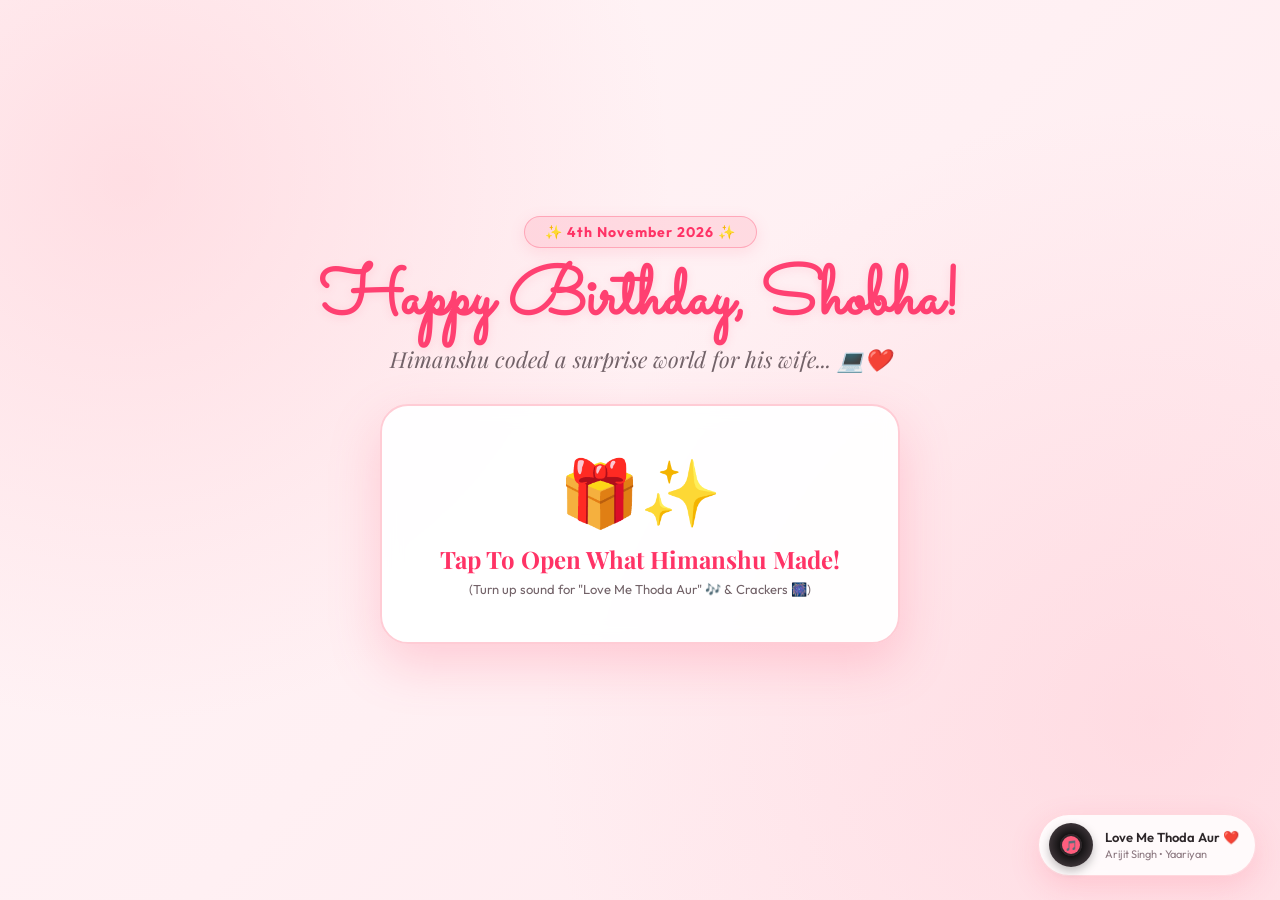
<file: index.html>
<!DOCTYPE html>
<html lang="en">
<head>
  <meta charset="UTF-8">
  <meta name="viewport" content="width=device-width, initial-scale=1.0, maximum-scale=1.0, user-scalable=no">
  <title>Happy Birthday Shobha 🎂💖 | 4th November 2026</title>
  <link rel="stylesheet" href="assets/css/shared.css">
  <link rel="stylesheet" href="assets/css/storybook.css">
  <link rel="stylesheet" href="assets/css/vinyl.css">
  <link rel="stylesheet" href="assets/css/master_story.css">
</head>
<body>
  <!-- Ambient Background & Crackers Canvas -->
  <div class="ambient-bg"></div>

  <div class="story-container">

    <!-- STEP 0: Direct 1-Click Launch & Cracker Blast -->
    <div class="story-step active" id="step-0">
      <div class="date-badge">✨ 4th November 2026 ✨</div>
      <h1 class="romantic-title">Happy Birthday, Shobha!</h1>
      <p class="romantic-subtitle">Himanshu coded a surprise world for his wife... 💻❤️</p>

      <div class="big-start-box" id="btn-main-start">
        <div class="start-icon">🎁✨</div>
        <h2 style="font-family: 'Playfair Display', serif; font-size: 24px; color: #ff3366; margin-top: 10px;">
          Tap To Open What Himanshu Made!
        </h2>
        <p style="font-size: 13px; color: #726268; margin-top: 6px;">
          (Turn up sound for "Love Me Thoda Aur" 🎶 & Crackers 🎆)
        </p>
      </div>
    </div>

    <!-- STEP 1: Funny Identity Verification (He click vs didn't click) -->
    <div class="story-step" id="step-1">
      <div class="date-badge">🔒 Himanshu Security Protocol</div>
      <h1 class="romantic-title">Identity Check! 🧐</h1>
      <p class="romantic-subtitle">My code needs to verify you are the real Shobha...</p>

      <div class="playful-quiz-box">
        <h3 style="font-family: 'Playfair Display', serif; font-size: 20px; color: #2d2629; margin-bottom: 8px;">
          Do you admit that Himanshu is the luckiest guy on Earth to have you as his wife? 💖
        </h3>
        <div class="quiz-btn-row">
          <button class="btn-choice" id="btn-q-yes">YES, 100% FACT! 👑</button>
          <button class="btn-runaway" id="btn-q-no">NO 🙈</button>
        </div>
        <div id="q-feedback" style="margin-top: 15px; font-family: 'Caveat', cursive; font-size: 22px; min-height: 25px;"></div>
      </div>
    </div>

    <!-- STEP 2: Growing Heart & Love Meter (Tap Once -> Auto-Surges to Finale!) -->
    <div class="story-step" id="step-2">
      <div class="date-badge">✨ Himanshu's Love Machine ✨</div>
      <h1 class="romantic-title">Measuring His Love...</h1>
      <p class="romantic-subtitle">Tap the heart to start the pump! ❤️</p>

      <div class="heart-pump-stage">
        <div class="growing-heart-wrapper">
          <svg class="g-heart-svg" id="g-heart-svg" viewBox="0 0 32 29.6">
            <path d="M23.6,0c-3.4,0-6.3,2.7-7.6,5.6C14.7,2.7,11.8,0,8.4,0C3.8,0,0,3.8,0,8.4c0,9.4,16,21.2,16,21.2s16-11.9,16-21.2
            C32,3.8,28.2,0,23.6,0z"/>
          </svg>
        </div>

        <div class="meter-gauge-bar">
          <div class="meter-gauge-fill" id="meter-gauge-fill"></div>
        </div>
        <div class="meter-level-text" id="meter-level-text">Himanshu's Love: 100%</div>
        <div class="meter-reason-box" id="meter-reason-box">
          "Tap the heart to start!"
        </div>
      </div>
    </div>

    <!-- STEP 3: Grand Celebration Finale (All 4 Photos, Cake & Pure Love) -->
    <div class="story-step" id="step-3">
      <div class="date-badge">✨ 4th November 2026 • The Grand Celebration ✨</div>
      <h1 class="romantic-title">Happy Birthday, My Queen Shobha 🎂</h1>
      <p class="romantic-subtitle">To My Beautiful Wife — You are my greatest blessing and my forever home ❤️</p>

      <!-- 1. The 3D Birthday Cake -->
      <div class="cake-container" style="margin: 25px auto;">
        <!-- Candles -->
        <div class="candles-row">
          <div class="candle">
            <div class="candle-wick"></div>
            <div class="flame"></div>
            <div class="smoke-puff"></div>
          </div>
          <div class="candle">
            <div class="candle-wick"></div>
            <div class="flame"></div>
            <div class="smoke-puff"></div>
          </div>
          <div class="candle">
            <div class="candle-wick"></div>
            <div class="flame"></div>
            <div class="smoke-puff"></div>
          </div>
        </div>

        <div class="cake-tier-top">
          <div class="cake-frosting"></div>
          <div class="strawberries">
            <span class="strawberry">🍓</span>
            <span class="strawberry">🍓</span>
            <span class="strawberry">🍓</span>
          </div>
        </div>
        <div class="cake-tier-bottom">
          <div class="cake-frosting"></div>
        </div>
        <div class="cake-plate"></div>
      </div>

      <div style="margin: 15px 0 25px;">
        <button class="btn-romantic" id="btn-blow-candles-finale">
          Blow Out The Candles 🌬️✨
        </button>
        <div id="after-cake-banner" style="display: none; margin-top: 15px;">
          <p style="font-family: 'Caveat', cursive; font-size: 26px; color: #ff3366;">
            May all your wishes and sweetest dreams come true, my wife! 💖
          </p>
        </div>
      </div>

      <!-- 2. Glowing Fairy Lights Wire -->
      <div class="fairy-lights-wire" style="margin-top: 25px;">
        <svg class="wire-svg" viewBox="0 0 900 60" preserveAspectRatio="none">
          <path d="M 0 10 Q 225 35 450 20 Q 675 35 900 10" stroke="rgba(255, 234, 167, 0.5)" stroke-width="2" fill="none"/>
        </svg>
        <div class="bulbs-row">
          <div class="bulb"></div>
          <div class="bulb"></div>
          <div class="bulb"></div>
          <div class="bulb"></div>
          <div class="bulb"></div>
          <div class="bulb"></div>
          <div class="bulb"></div>
          <div class="bulb"></div>
          <div class="bulb"></div>
        </div>
      </div>

      <!-- 3. All 6 Photos Thrown On The Table (1-by-1 Throw Animation + 3D Flip) -->
      <h3 style="font-family: 'Playfair Display', serif; color: #ff3366; font-size: 24px; margin-top: 20px;">
        Our Precious Memories 📸✨
      </h3>
      <p style="font-size: 13px; color: #726268; margin-bottom: 12px;">(Look closely as memories land on the table... tap any photo to flip & read ❤️)</p>

      <div class="photo-table-surface" id="photo-table">
        <div class="table-polaroid-grid">
          <!-- Photo 1 -->
          <div class="polaroid-item-wrap table-throw" style="--rot: -4deg; animation-delay: 0.2s;">
            <div class="polaroid-card-4">
              <div class="polaroid-front-4">
                <img src="assets/photos/photo1.jpeg" alt="Memory 1">
                <div class="polaroid-caption-4">The smile that stole my heart 🌸</div>
              </div>
              <div class="polaroid-back-4">
                <h4>My Sunshine ❤️</h4>
                <p>"Your smile lights up my entire world every single day. Being your husband is my greatest pride."</p>
              </div>
            </div>
          </div>

          <!-- Photo 2 -->
          <div class="polaroid-item-wrap table-throw" style="--rot: 5deg; animation-delay: 0.65s;">
            <div class="polaroid-card-4">
              <div class="polaroid-front-4">
                <img src="assets/photos/photo2.jpeg" alt="Memory 2">
                <div class="polaroid-caption-4">My peace & forever home 💍</div>
              </div>
              <div class="polaroid-back-4">
                <h4>My Sacred Promise 💍</h4>
                <p>"With you, every day feels like heaven. I promise to cherish and love you through every lifetime."</p>
              </div>
            </div>
          </div>

          <!-- Photo 3 -->
          <div class="polaroid-item-wrap table-throw" style="--rot: -6deg; animation-delay: 1.1s;">
            <div class="polaroid-card-4">
              <div class="polaroid-front-4">
                <img src="assets/photos/photo3.jpeg" alt="Memory 3">
                <div class="polaroid-caption-4">Every laugh with you is magic ✨</div>
              </div>
              <div class="polaroid-back-4">
                <h4>My Happiness 🥰</h4>
                <p>"No one makes me laugh like you do. Thank you for making my life so incredibly colorful and full of love."</p>
              </div>
            </div>
          </div>

          <!-- Photo 4 -->
          <div class="polaroid-item-wrap table-throw" style="--rot: 4deg; animation-delay: 1.55s;">
            <div class="polaroid-card-4">
              <div class="polaroid-front-4">
                <img src="assets/photos/photo4.jpeg" alt="Memory 4">
                <div class="polaroid-caption-4">To my wife Shobha — forever yours 💖</div>
              </div>
              <div class="polaroid-back-4">
                <h4>Forever & Always ♾️</h4>
                <p>"You are my once-in-a-lifetime soulmate. I will stand by you, hold your hand, and love you unconditionally."</p>
              </div>
            </div>
          </div>

          <!-- Photo 5 -->
          <div class="polaroid-item-wrap table-throw" style="--rot: -5deg; animation-delay: 2.0s;">
            <div class="polaroid-card-4">
              <div class="polaroid-front-4">
                <img src="assets/photos/photo5.jpeg" alt="Memory 5">
                <div class="polaroid-caption-4">The queen of my heart 👑❤️</div>
              </div>
              <div class="polaroid-back-4">
                <h4>My Queen Shobha 👑</h4>
                <p>"Every single glance at you reminds me how blessed I am. You have my heart for eternity."</p>
              </div>
            </div>
          </div>
        </div>

        <div style="margin-top: 15px;">
          <button class="btn-choice" id="btn-retoss-photos" style="font-size: 12px; padding: 6px 14px; background: rgba(255,255,255,0.9); border: 1px solid #ffccd5; color: #ff3366; border-radius: 16px;">
            🔄 Toss Photos On Table Again
          </button>
        </div>
      </div>

      <!-- Button To Dedicated Step 4: The Last Letter -->
      <div style="margin: 35px auto 25px;">
        <button class="btn-romantic" id="btn-open-letter-step" style="font-size: 17px; padding: 15px 32px; background: linear-gradient(135deg, #ff3366, #ff758c); box-shadow: 0 8px 25px rgba(255, 51, 102, 0.4);">
          💌 Read Himanshu's Final Letter To His Wife ➜
        </button>
        <p style="font-size: 13px; color: #726268; margin-top: 8px;">
          (Tap to open the special letter sealed for you ❤️)
        </p>
      </div>

    </div>

    <!-- STEP 4: Himanshu's Final Royal Love Letter (Dedicated Step) -->
    <div class="story-step" id="step-4">
      <div class="date-badge">👑 Sealed With Eternal Love • 4th November 2026 👑</div>
      <h1 class="romantic-title">To My Dearest Wife Shobha ❤️</h1>
      <p class="romantic-subtitle">A special birthday letter straight from Himanshu's heart...</p>

      <!-- Himanshu's Royal Love Tribute Card -->
      <div class="royal-love-card">
        <div class="royal-header">To My Dearest Wife Shobha ❤️</div>
        <div class="royal-text">
          On this special day, 4th November 2026, the universe gave me the greatest treasure of my life—you.
          <br><br>
          You are the anchor in my storms, the laughter in my heart, and the beauty in every sunrise. Being able to call you my wife is the greatest blessing I will ever know.
          <br><br>
          I promise to always protect your gentle smile, hold your hand through every journey, and love you more and more with each passing breath.
        </div>
        <div class="royal-sign">Forever & Always Yours,<br>Himanshu ❤️</div>
      </div>

      <!-- Fireworks Cannon & Kisses Celebration -->
      <div class="crackers-action-card">
        <h3 style="font-family: 'Playfair Display', serif; color: #ff3366; font-size: 20px;">
          Celebrate Shobha's Birthday With Fireworks! 🎆🎇
        </h3>
        <p style="font-size: 13px; color: #726268; margin-top: 4px; margin-bottom: 16px;">
          The sky is bursting for you! Tap below to launch a grand salvo of crackers!
        </p>
        <button class="btn-romantic" id="btn-burst-more-crackers">
          Blast More Crackers 🎆✨
        </button>
      </div>

      <div style="margin-top: 20px;">
        <button class="btn-romantic" id="btn-finale-kisses" style="background: linear-gradient(135deg, #e91e63, #ff4081);">
          💖 Send Him All My Love 💋
        </button>
      </div>

      <div style="margin-top: 25px;">
        <button class="btn-choice" id="btn-back-to-photos" style="font-size: 13px; padding: 8px 18px; background: rgba(255,255,255,0.85); border: 1px solid #ffccd5; color: #ff3366; border-radius: 20px;">
          📸 Look At Our Photos Again
        </button>
      </div>

      <p style="margin-top: 35px; font-size: 13px; color: #a39299; font-family: 'Playfair Display', serif; font-style: italic;">
        Crafted with infinite love by Himanshu for his wife Shobha • 4th November 2026
      </p>

    </div>

  </div>

  <!-- Scripts -->
  <script src="assets/js/audio_effects.js"></script>
  <script src="assets/js/confetti.js"></script>
  <script src="assets/js/music_controller.js"></script>
  <script src="assets/js/master_story.js"></script>
</body>
</html>
</file>
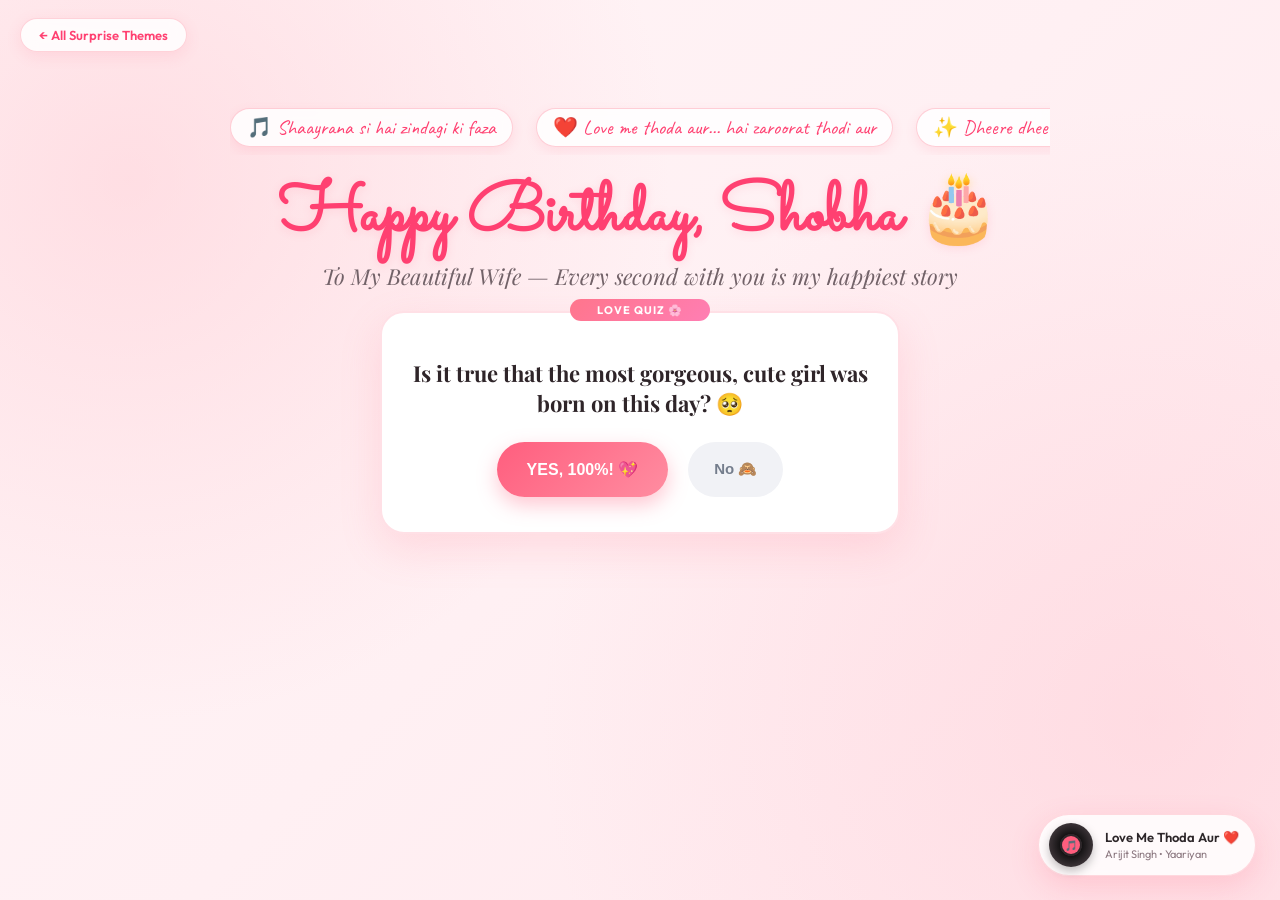
<file: kawaii_celebration.html>
<!DOCTYPE html>
<html lang="en">
<head>
  <meta charset="UTF-8">
  <meta name="viewport" content="width=device-width, initial-scale=1.0, maximum-scale=1.0, user-scalable=no">
  <title>Cute Birthday Arcade & Starlight Wishes 🌸 | Happy Birthday Shobha</title>
  <link rel="stylesheet" href="assets/css/shared.css">
  <link rel="stylesheet" href="assets/css/kawaii.css">
</head>
<body class="kawaii-theme">
  <!-- Ambient Background -->
  <div class="ambient-bg"></div>

  <!-- Navigation Bar -->
  <div class="top-nav-bar">
    <a href="index.html" class="back-home-btn">← All Surprise Themes</a>
  </div>

  <div class="kawaii-container">

    <!-- Floating Lyrics Stream -->
    <div class="floating-lyrics-track">
      <div class="lyrics-stream">
        <span class="lyric-pill">🎵 Shaayrana si hai zindagi ki faza</span>
        <span class="lyric-pill">❤️ Love me thoda aur... hai zaroorat thodi aur</span>
        <span class="lyric-pill">✨ Dheere dheere se mere kareeb aana</span>
        <span class="lyric-pill">🌸 Halka sa asar chhod ja</span>
        <span class="lyric-pill">💍 Meri chahat ko badhaane ka</span>
      </div>
    </div>

    <h1 class="romantic-title">Happy Birthday, Shobha 🎂</h1>
    <p class="romantic-subtitle">To My Beautiful Wife — Every second with you is my happiest story</p>

    <!-- Playful Interactive Quiz Card -->
    <div class="quiz-card" id="quiz-card">
      <div class="quiz-badge">Love Quiz 🌸</div>
      <h3 class="quiz-question">
        Is it true that the most gorgeous, cute girl was born on this day? 🥺
      </h3>
      <div class="quiz-buttons-area">
        <button class="btn-quiz-yes" id="btn-quiz-yes">
          YES, 100%! 💖
        </button>
        <button class="btn-quiz-no" id="btn-quiz-no">
          No 🙈
        </button>
      </div>
    </div>

    <!-- Celebration Content (Reveals after clicking YES) -->
    <div id="celebration-content" style="display: none;">

      <!-- 3D Parallax Tilt Photo Showcase -->
      <div class="tilt-cards-grid">
        <!-- Photo 1 -->
        <div class="tilt-card">
          <div class="tilt-badge">Forever Pretty 🌸</div>
          <div class="tilt-card-img-box">
            <img src="assets/photos/photo1.jpeg" alt="Our Lovely Memory 1">
          </div>
          <div class="tilt-caption">My Favorite Girl In Every Universe ✨</div>
        </div>

        <!-- Photo 2 -->
        <div class="tilt-card">
          <div class="tilt-badge">My Wife Shobha 💍</div>
          <div class="tilt-card-img-box">
            <img src="assets/photos/photo2.jpeg" alt="Our Lovely Memory 2">
          </div>
          <div class="tilt-caption">To Endless Birthdays Hand In Hand ❤️</div>
        </div>
      </div>

      <!-- Starlight Wish Jar -->
      <div class="wish-jar-section">
        <div class="jar-icon">🏺✨</div>
        <h3 style="font-family: 'Playfair Display', serif; font-size: 22px; color: #ff4071;">
          The Starlight Birthday Wish Jar
        </h3>
        <p style="font-size: 14px; color: #726268; margin-top: 4px;">
          Type any wish you want in your heart today — it will be kept safe in our love jar forever! 🌟
        </p>

        <div class="wish-input-row">
          <input type="text" class="wish-input" id="wish-input" placeholder="Type your birthday wish here... 💌">
          <button class="btn-send-wish" id="btn-send-wish">
            Release To Stars ✨
          </button>
        </div>

        <div class="wishes-saved-list" id="wishes-saved-list"></div>
      </div>

      <!-- Fireworks Cannon Trigger -->
      <div class="fireworks-action-bar">
        <button class="btn-romantic" id="btn-trigger-fireworks">
          Launch Birthday Fireworks 🎆✨
        </button>
      </div>

    </div>

  </div>

  <!-- Scripts -->
  <script src="assets/js/audio_effects.js"></script>
  <script src="assets/js/confetti.js"></script>
  <script src="assets/js/music_controller.js"></script>
  <script src="assets/js/kawaii.js"></script>
</body>
</html>
</file>
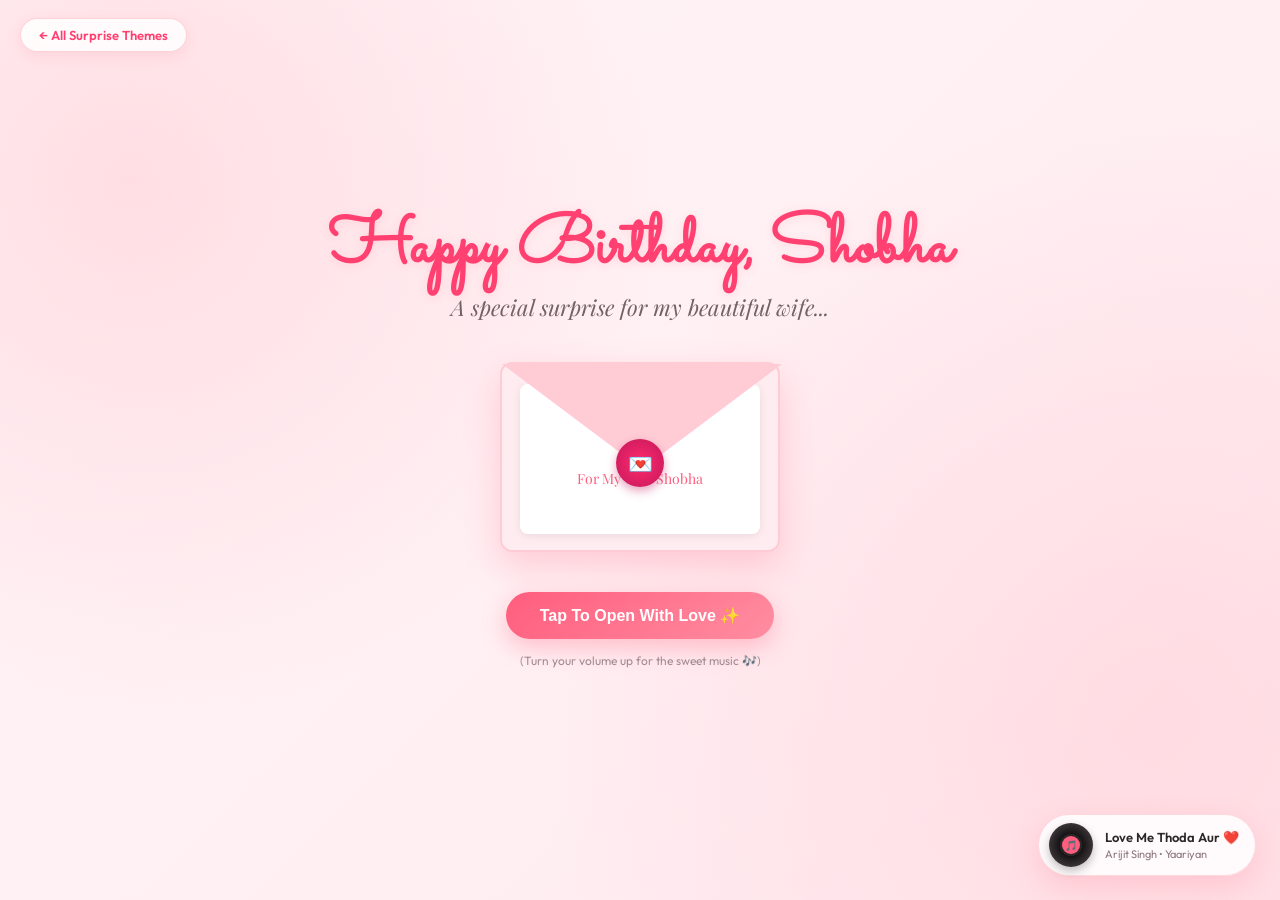
<file: storybook.html>
<!DOCTYPE html>
<html lang="en">
<head>
  <meta charset="UTF-8">
  <meta name="viewport" content="width=device-width, initial-scale=1.0, maximum-scale=1.0, user-scalable=no">
  <title>Happy Birthday Shobha 🎂✨ | A Special Surprise</title>
  <link rel="stylesheet" href="assets/css/shared.css">
  <link rel="stylesheet" href="assets/css/storybook.css">
</head>
<body>
  <!-- Ambient Hearts Background -->
  <div class="ambient-bg"></div>

  <!-- Navigation Back -->
  <div class="top-nav-bar">
    <a href="index.html" class="back-home-btn">← All Surprise Themes</a>
  </div>

  <div class="storybook-container">

    <!-- STAGE 0: The Sealed Wax Envelope -->
    <div class="stage active" id="stage-0">
      <h1 class="romantic-title">Happy Birthday, Shobha</h1>
      <p class="romantic-subtitle">A special surprise for my beautiful wife...</p>

      <div class="envelope-wrapper" id="envelope">
        <div class="envelope">
          <div class="envelope-flap"></div>
          <div class="wax-seal">💌</div>
          <div class="envelope-letter-preview">
            <span style="font-size: 26px;">🎂</span>
            <p style="font-family: 'Playfair Display', serif; font-size: 14px; color: #ff5e7e; margin-top: 6px;">For My Wife Shobha</p>
          </div>
        </div>
      </div>

      <button class="btn-romantic" id="btn-open-envelope" onclick="document.getElementById('envelope').click()">
        Tap To Open With Love ✨
      </button>
      <p style="font-size: 12px; color: #a18c94; margin-top: 14px;">(Turn your volume up for the sweet music 🎶)</p>
    </div>

    <!-- STAGE 1: Birthday Cake & Wish -->
    <div class="stage" id="stage-1">
      <h1 class="romantic-title">Make a Birthday Wish</h1>
      <p class="romantic-subtitle">Close your eyes, make a wish from your heart, and blow out the candles 🕯️</p>

      <div class="cake-container">
        <!-- Candles -->
        <div class="candles-row">
          <div class="candle">
            <div class="candle-wick"></div>
            <div class="flame"></div>
            <div class="smoke-puff"></div>
          </div>
          <div class="candle">
            <div class="candle-wick"></div>
            <div class="flame"></div>
            <div class="smoke-puff"></div>
          </div>
          <div class="candle">
            <div class="candle-wick"></div>
            <div class="flame"></div>
            <div class="smoke-puff"></div>
          </div>
        </div>

        <!-- Top Tier -->
        <div class="cake-tier-top">
          <div class="cake-frosting"></div>
          <div class="strawberries">
            <span class="strawberry">🍓</span>
            <span class="strawberry">🍓</span>
            <span class="strawberry">🍓</span>
          </div>
        </div>

        <!-- Bottom Tier -->
        <div class="cake-tier-bottom">
          <div class="cake-frosting"></div>
        </div>

        <!-- Plate -->
        <div class="cake-plate"></div>
      </div>

      <button class="btn-romantic" id="btn-blow-candles">
        Blow Out The Candles 🌬️✨
      </button>

      <div id="after-cake-section" style="display: none; margin-top: 25px;">
        <p style="font-family: 'Caveat', cursive; font-size: 26px; color: #ff4071; margin-bottom: 16px;">
          May all your secret wishes and sweetest dreams come true, my love! 💖
        </p>
        <button class="btn-romantic" id="btn-cake-next">
          Step Inside Our Surprise 🎈→
        </button>
      </div>
    </div>

    <!-- STAGE 2: Balloon Popping Game -->
    <div class="stage" id="stage-2">
      <h1 class="romantic-title">Pop The Balloons</h1>
      <p class="romantic-subtitle">Tap each balloon to reveal 4 sweet reasons why you own my heart 🎈</p>

      <div class="balloons-grid">
        <!-- Balloon 1 -->
        <div class="balloon-item">
          <div class="balloon-bubble">Pop 1</div>
          <div class="balloon-string"></div>
          <div class="balloon-revealed-card">
            <div class="secret-title">Secret #1 ☀️</div>
            <div class="secret-text">"Your smile is my daily dose of peace and pure joy. Just seeing you happy makes everything right."</div>
          </div>
        </div>

        <!-- Balloon 2 -->
        <div class="balloon-item">
          <div class="balloon-bubble">Pop 2</div>
          <div class="balloon-string"></div>
          <div class="balloon-revealed-card">
            <div class="secret-title">Secret #2 🥺</div>
            <div class="secret-text">"The way you understand my unspoken words. With you, I never have to pretend — you are home."</div>
          </div>
        </div>

        <!-- Balloon 3 -->
        <div class="balloon-item">
          <div class="balloon-bubble">Pop 3</div>
          <div class="balloon-string"></div>
          <div class="balloon-revealed-card">
            <div class="secret-title">Secret #3 ✨</div>
            <div class="secret-text">"Your kindness and elegance. You make the whole world a softer, brighter place just by being in it."</div>
          </div>
        </div>

        <!-- Balloon 4 -->
        <div class="balloon-item">
          <div class="balloon-bubble">Pop 4</div>
          <div class="balloon-string"></div>
          <div class="balloon-revealed-card">
            <div class="secret-title">Secret #4 💍</div>
            <div class="secret-text">"To my beautiful wife Shobha — my greatest blessing is loving you for a lifetime and beyond."</div>
          </div>
        </div>
      </div>

      <div style="margin-top: 20px;">
        <button class="btn-romantic" id="btn-balloons-next" style="display: none;">
          Walk Down Memory Lane 📸→
        </button>
      </div>
    </div>

    <!-- STAGE 3: Polaroid Photo Memories -->
    <div class="stage" id="stage-3">
      <h1 class="romantic-title">Our Precious Moments</h1>
      <p class="romantic-subtitle">Tap each polaroid to turn it around and read my heart 📷</p>

      <div class="polaroids-container">
        <!-- Polaroid 1 -->
        <div class="polaroid-card">
          <div class="polaroid-inner">
            <div class="polaroid-front">
              <div class="polaroid-tape"></div>
              <div class="polaroid-img-wrapper">
                <img src="assets/photos/photo1.jpeg" alt="Our Memory 1">
              </div>
              <div class="polaroid-caption">My favorite person in the whole universe 🌸</div>
              <div class="flip-hint">Tap to flip ↺</div>
            </div>
            <div class="polaroid-back">
              <h4>To My Dearest ❤️</h4>
              <p>"Every time I look at this picture, I remember why I fell in love with you. Your laughter is my melody."</p>
              <div class="flip-hint">Tap to flip back ↻</div>
            </div>
          </div>
        </div>

        <!-- Polaroid 2 -->
        <div class="polaroid-card">
          <div class="polaroid-inner">
            <div class="polaroid-front">
              <div class="polaroid-tape"></div>
              <div class="polaroid-img-wrapper">
                <img src="assets/photos/photo2.jpeg" alt="Our Memory 2">
              </div>
              <div class="polaroid-caption">To my wife Shobha — forever yours 💍✨</div>
              <div class="flip-hint">Tap to flip ↺</div>
            </div>
            <div class="polaroid-back">
              <h4>My Forever Promise 💍</h4>
              <p>"I can't wait to walk hand in hand into all our tomorrows together. You are my dream come true."</p>
              <div class="flip-hint">Tap to flip back ↻</div>
            </div>
          </div>
        </div>
      </div>

      <button class="btn-romantic" id="btn-polaroids-next">
        Read Your Birthday Love Letter 💌→
      </button>
    </div>

    <!-- STAGE 4: Unfolding Love Letter -->
    <div class="stage" id="stage-4">
      <h1 class="romantic-title">A Letter For You</h1>
      <p class="romantic-subtitle">Written straight from my heart to yours...</p>

      <div class="letter-box">
        <div class="letter-date">4th November 2026 • Your Special Day</div>
        <div class="letter-greeting">My Dearest Wife Shobha,</div>
        <div class="letter-body" id="typewriter-letter-body"></div>
        <div class="letter-signature">Forever Yours,<br>Himanshu ❤️</div>
      </div>

      <div class="interactive-kisses-btn">
        <button class="btn-romantic" id="btn-send-kisses">
          Send Him A Kiss Back 💋
        </button>
      </div>
    </div>

  </div>

  <!-- Scripts -->
  <script src="assets/js/audio_effects.js"></script>
  <script src="assets/js/confetti.js"></script>
  <script src="assets/js/music_controller.js"></script>
  <script src="assets/js/storybook.js"></script>
</body>
</html>
</file>
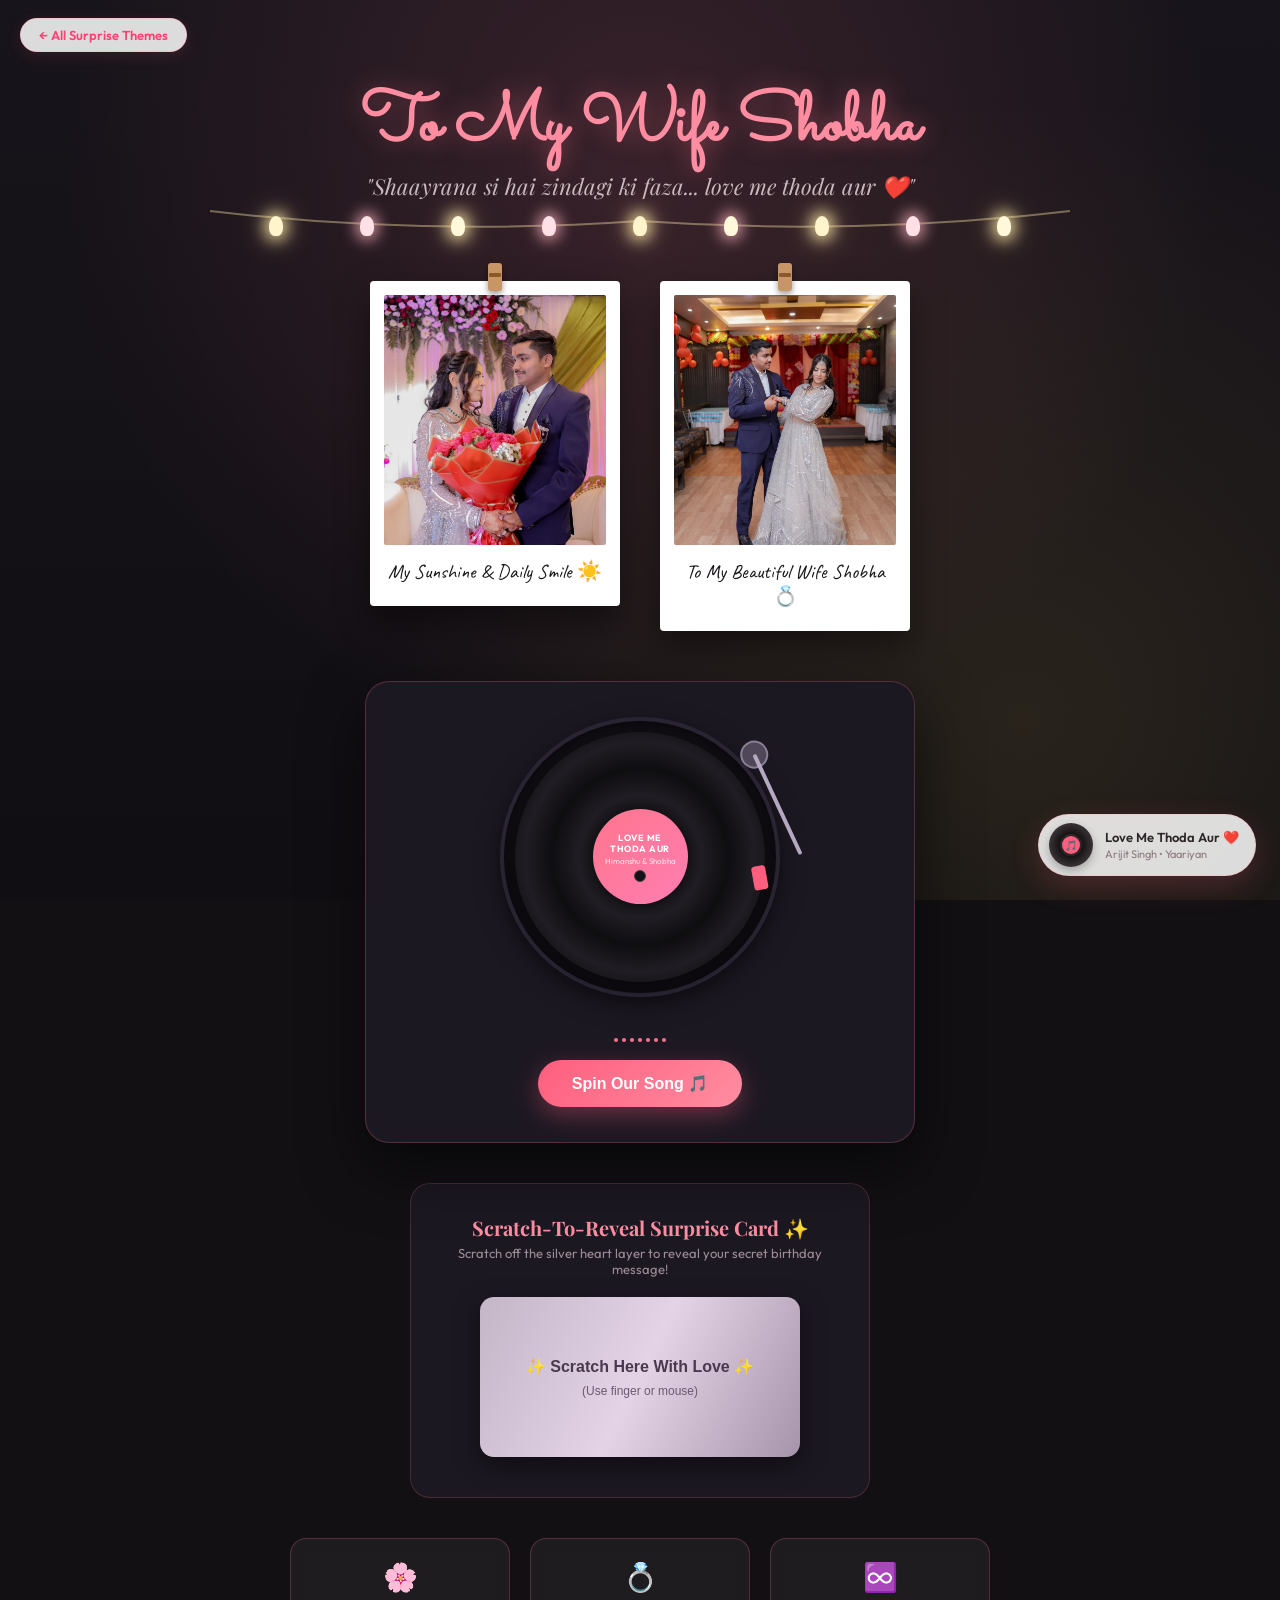
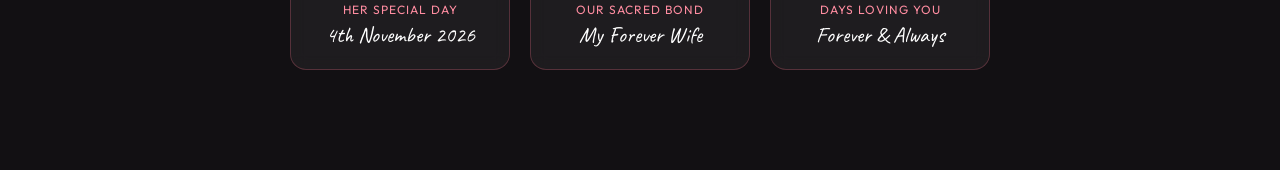
<file: vintage_vinyl.html>
<!DOCTYPE html>
<html lang="en">
<head>
  <meta charset="UTF-8">
  <meta name="viewport" content="width=device-width, initial-scale=1.0, maximum-scale=1.0, user-scalable=no">
  <title>Our Memory Lane & Vinyl Romance 🎶 | Happy Birthday Shobha</title>
  <link rel="stylesheet" href="assets/css/shared.css">
  <link rel="stylesheet" href="assets/css/vinyl.css">
</head>
<body class="vinyl-theme">
  <!-- Ambient Glow Background -->
  <div class="ambient-bg"></div>

  <!-- Navigation Bar -->
  <div class="top-nav-bar">
    <a href="index.html" class="back-home-btn">← All Surprise Themes</a>
  </div>

  <div class="vinyl-container">
    <h1 class="romantic-title" style="color: #ff8da1; text-shadow: 0 0 25px rgba(255,117,140,0.4);">
      To My Wife Shobha
    </h1>
    <p class="romantic-subtitle" style="color: #c9b8be;">
      "Shaayrana si hai zindagi ki faza... love me thoda aur ❤️"
    </p>

    <!-- Glowing Fairy Lights String -->
    <div class="fairy-lights-wire">
      <svg class="wire-svg" viewBox="0 0 900 60" preserveAspectRatio="none">
        <path d="M 0 10 Q 225 35 450 20 Q 675 35 900 10" stroke="rgba(255, 234, 167, 0.4)" stroke-width="2" fill="none"/>
      </svg>
      <div class="bulbs-row">
        <div class="bulb"></div>
        <div class="bulb"></div>
        <div class="bulb"></div>
        <div class="bulb"></div>
        <div class="bulb"></div>
        <div class="bulb"></div>
        <div class="bulb"></div>
        <div class="bulb"></div>
        <div class="bulb"></div>
      </div>
    </div>

    <!-- Hanging Clothesline Polaroids (Using Their Photos!) -->
    <div class="hanging-gallery">
      <!-- Photo 1 -->
      <div class="hanging-photo-item">
        <div class="clothespin"></div>
        <div class="vintage-polaroid">
          <img src="assets/photos/photo1.jpeg" alt="Our Special Memory 1">
          <div class="vintage-polaroid-caption">My Sunshine & Daily Smile ☀️</div>
        </div>
      </div>

      <!-- Photo 2 -->
      <div class="hanging-photo-item">
        <div class="clothespin"></div>
        <div class="vintage-polaroid">
          <img src="assets/photos/photo2.jpeg" alt="Our Special Memory 2">
          <div class="vintage-polaroid-caption">To My Beautiful Wife Shobha 💍</div>
        </div>
      </div>
    </div>

    <!-- The Turntable Player -->
    <div class="turntable-box">
      <div class="turntable-deck" id="turntable-deck" title="Click to Spin Record">
        <div class="vinyl-record" id="vinyl-record">
          <div class="vinyl-center-label">
            <span class="song-label-title">Love Me Thoda Aur</span>
            <span class="song-label-sub">Himanshu & Shobha</span>
            <div class="vinyl-spindle-hole"></div>
          </div>
        </div>

        <!-- Turntable Tonearm -->
        <div class="tonearm" id="tonearm">
          <div class="tonearm-base"></div>
          <div class="tonearm-rod"></div>
          <div class="tonearm-head"></div>
        </div>
      </div>

      <!-- Audio Visualizer Waves -->
      <div class="visualizer-bars">
        <div class="v-bar"></div>
        <div class="v-bar"></div>
        <div class="v-bar"></div>
        <div class="v-bar"></div>
        <div class="v-bar"></div>
        <div class="v-bar"></div>
        <div class="v-bar"></div>
      </div>

      <div style="margin-top: 18px;">
        <button class="btn-romantic" id="btn-vinyl-play">
          Spin Our Song 🎵
        </button>
      </div>
    </div>

    <!-- Interactive Scratch-Off Card -->
    <div class="scratch-section">
      <h3 style="font-family: 'Playfair Display', serif; color: #ff8da1; font-size: 20px;">
        Scratch-To-Reveal Surprise Card ✨
      </h3>
      <p style="font-size: 13px; color: #9f8c95; margin-top: 4px;">
        Scratch off the silver heart layer to reveal your secret birthday message!
      </p>

      <div class="scratch-canvas-container">
        <div class="scratch-secret-message">
          <h3>Forever Yours, Shobha 💍</h3>
          <p>"Happy Birthday to my beautiful wife Shobha! You are my greatest blessing and my forever home ❤️"</p>
        </div>
        <canvas id="scratch-canvas"></canvas>
      </div>
    </div>

    <!-- Love Milestones Deck -->
    <div class="milestones-deck">
      <div class="milestone-item">
        <div class="m-icon">🌸</div>
        <div class="m-title">Her Special Day</div>
        <div class="m-value">4th November 2026</div>
      </div>
      <div class="milestone-item">
        <div class="m-icon">💍</div>
        <div class="m-title">Our Sacred Bond</div>
        <div class="m-value">My Forever Wife</div>
      </div>
      <div class="milestone-item">
        <div class="m-icon">♾️</div>
        <div class="m-title">Days Loving You</div>
        <div class="m-value">Forever & Always</div>
      </div>
    </div>

  </div>

  <!-- Scripts -->
  <script src="assets/js/audio_effects.js"></script>
  <script src="assets/js/confetti.js"></script>
  <script src="assets/js/music_controller.js"></script>
  <script src="assets/js/vinyl.js"></script>
</body>
</html>
</file>
<file: assets/css/shared.css>
@import url('https://fonts.googleapis.com/css2?family=Caveat:wght@600;700&family=Dancing+Script:wght@600;700&family=Outfit:wght@300;400;500;600;700&family=Playfair+Display:ital,wght@0,600;0,700;1,400&family=Sacramento&display=swap');

:root {
  --primary-pink: #ff5e7e;
  --secondary-pink: #ff8da1;
  --blush: #ffd3b6;
  --warm-bg: #fff8f8;
  --gold: #d4af37;
  --text-dark: #2d2629;
  --text-muted: #726268;
  --white: #ffffff;
  --shadow-sm: 0 4px 15px rgba(255, 94, 126, 0.12);
  --shadow-md: 0 10px 30px rgba(255, 94, 126, 0.2);
  --shadow-lg: 0 20px 50px rgba(0, 0, 0, 0.15);
  --radius-lg: 24px;
}

* {
  margin: 0;
  padding: 0;
  box-sizing: border-box;
  -webkit-tap-highlight-color: transparent;
}

body {
  font-family: 'Outfit', sans-serif;
  color: var(--text-dark);
  background-color: var(--warm-bg);
  min-height: 100vh;
  overflow-x: hidden;
  position: relative;
  user-select: none;
}

/* Background Animated Ambient Glow & Hearts */
.ambient-bg {
  position: fixed;
  top: 0;
  left: 0;
  width: 100%;
  height: 100%;
  z-index: -1;
  pointer-events: none;
  background: radial-gradient(circle at 10% 20%, rgba(255, 182, 193, 0.35) 0%, transparent 40%),
              radial-gradient(circle at 90% 80%, rgba(255, 192, 203, 0.35) 0%, transparent 45%),
              linear-gradient(135deg, #fff5f7 0%, #fff0f3 50%, #ffe8ed 100%);
}

.floating-heart-particle {
  position: fixed;
  color: rgba(255, 117, 140, 0.3);
  font-size: 18px;
  pointer-events: none;
  animation: floatUpward 10s linear infinite;
  z-index: 0;
}

@keyframes floatUpward {
  0% {
    transform: translateY(105vh) scale(0.6) rotate(0deg);
    opacity: 0;
  }
  20% {
    opacity: 0.7;
  }
  80% {
    opacity: 0.7;
  }
  100% {
    transform: translateY(-10vh) scale(1.1) rotate(45deg);
    opacity: 0;
  }
}

/* Floating Music Player Widget */
#floating-music-widget {
  position: fixed;
  bottom: 24px;
  right: 24px;
  display: flex;
  align-items: center;
  gap: 12px;
  background: rgba(255, 255, 255, 0.85);
  backdrop-filter: blur(12px);
  -webkit-backdrop-filter: blur(12px);
  border: 1px solid rgba(255, 182, 193, 0.5);
  padding: 8px 16px 8px 10px;
  border-radius: 50px;
  box-shadow: var(--shadow-md);
  z-index: 9999;
  transition: all 0.3s cubic-bezier(0.2, 0.8, 0.2, 1);
}

#floating-music-widget:hover {
  transform: translateY(-2px);
  box-shadow: var(--shadow-lg);
  background: rgba(255, 255, 255, 0.95);
}

.music-disc-wrapper {
  position: relative;
  cursor: pointer;
}

.music-disc {
  width: 44px;
  height: 44px;
  border-radius: 50%;
  background: radial-gradient(circle, #2d2629 35%, #151314 36%, #3a3236 70%, #151314 100%);
  display: flex;
  align-items: center;
  justify-content: center;
  box-shadow: 0 4px 10px rgba(0, 0, 0, 0.25);
  transition: transform 0.2s;
}

.music-disc.spinning {
  animation: spinRecord 3s linear infinite;
}

@keyframes spinRecord {
  from { transform: rotate(0deg); }
  to { transform: rotate(360deg); }
}

.disc-label {
  width: 18px;
  height: 18px;
  border-radius: 50%;
  background: #ff5e7e;
  color: white;
  display: flex;
  align-items: center;
  justify-content: center;
  font-size: 10px;
}

.music-note-float {
  position: absolute;
  top: -6px;
  right: -4px;
  font-size: 14px;
  color: #ff4071;
  opacity: 0;
  pointer-events: none;
}

.music-note-float.floating {
  animation: noteRise 1.8s ease-in-out infinite;
}

@keyframes noteRise {
  0% { transform: translateY(0) scale(0.8); opacity: 0; }
  50% { opacity: 1; }
  100% { transform: translateY(-16px) scale(1.2); opacity: 0; }
}

.music-info-panel {
  display: flex;
  flex-direction: column;
  gap: 2px;
}

.track-title {
  font-size: 13px;
  font-weight: 600;
  color: #2d2629;
  white-space: nowrap;
}

.track-artist {
  font-size: 11px;
  color: #8c7880;
}

.music-controls {
  display: flex;
  gap: 6px;
  margin-top: 4px;
}

.track-btn {
  background: #fff0f3;
  border: 1px solid #ffd0d8;
  color: #ff4071;
  font-size: 10px;
  font-weight: 600;
  padding: 2px 8px;
  border-radius: 12px;
  cursor: pointer;
  transition: all 0.2s;
}

.track-btn.active, .track-btn:hover {
  background: #ff4071;
  color: white;
  border-color: #ff4071;
}

/* Navigation Back Bar */
.top-nav-bar {
  position: fixed;
  top: 18px;
  left: 20px;
  z-index: 999;
  display: flex;
  align-items: center;
  gap: 12px;
}

.back-home-btn {
  display: inline-flex;
  align-items: center;
  gap: 8px;
  padding: 8px 18px;
  background: rgba(255, 255, 255, 0.85);
  backdrop-filter: blur(8px);
  -webkit-backdrop-filter: blur(8px);
  border: 1px solid rgba(255, 182, 193, 0.6);
  border-radius: 30px;
  color: #ff4071;
  font-weight: 600;
  font-size: 13px;
  text-decoration: none;
  box-shadow: var(--shadow-sm);
  transition: all 0.25s;
}

.back-home-btn:hover {
  background: #ff4071;
  color: #fff;
  transform: translateX(-3px);
  box-shadow: var(--shadow-md);
}

/* Common UI Elements */
.romantic-title {
  font-family: 'Sacramento', cursive;
  font-size: clamp(38px, 6vw, 68px);
  color: #ff4071;
  text-align: center;
  line-height: 1.1;
  text-shadow: 0 2px 10px rgba(255, 94, 126, 0.15);
}

.romantic-subtitle {
  font-family: 'Playfair Display', serif;
  font-style: italic;
  font-size: clamp(16px, 2.5vw, 22px);
  color: #726268;
  text-align: center;
  margin-top: 6px;
}

.btn-romantic {
  display: inline-flex;
  align-items: center;
  justify-content: center;
  gap: 10px;
  background: linear-gradient(135deg, #ff5e7e 0%, #ff8da1 100%);
  color: white;
  border: none;
  padding: 14px 34px;
  border-radius: 50px;
  font-size: 16px;
  font-weight: 600;
  cursor: pointer;
  box-shadow: 0 8px 25px rgba(255, 94, 126, 0.35);
  transition: all 0.3s cubic-bezier(0.2, 0.8, 0.2, 1);
}

.btn-romantic:hover {
  transform: translateY(-3px) scale(1.02);
  box-shadow: 0 12px 30px rgba(255, 94, 126, 0.45);
}

.btn-romantic:active {
  transform: translateY(0) scale(0.98);
}

/* Responsive tweaks */
@media (max-width: 600px) {
  #floating-music-widget {
    bottom: 14px;
    right: 14px;
    padding: 6px 12px 6px 8px;
  }
  .music-disc {
    width: 38px;
    height: 38px;
  }
  .track-title {
    font-size: 11px;
    max-width: 140px;
    overflow: hidden;
    text-overflow: ellipsis;
  }
  .track-artist {
    font-size: 9px;
  }
  .top-nav-bar {
    top: 12px;
    left: 12px;
  }
  .back-home-btn {
    padding: 6px 14px;
    font-size: 12px;
  }
}
</file>
<file: assets/css/storybook.css>
/* Storybook & Interactive KoiKoi Edition Styles */

.storybook-container {
  max-width: 800px;
  margin: 0 auto;
  padding: 80px 20px 100px;
  min-height: 100vh;
  display: flex;
  flex-direction: column;
  align-items: center;
  justify-content: center;
  position: relative;
  z-index: 10;
}

/* Multi-stage wrapper */
.stage {
  width: 100%;
  display: none;
  flex-direction: column;
  align-items: center;
  justify-content: center;
  text-align: center;
  animation: stageFadeIn 0.8s cubic-bezier(0.16, 1, 0.3, 1) forwards;
}

.stage.active {
  display: flex;
}

@keyframes stageFadeIn {
  from {
    opacity: 0;
    transform: translateY(24px) scale(0.97);
  }
  to {
    opacity: 1;
    transform: translateY(0) scale(1);
  }
}

/* STAGE 0: Sealed Envelope */
.envelope-wrapper {
  position: relative;
  cursor: pointer;
  margin: 40px auto;
  transition: transform 0.3s;
}

.envelope-wrapper:hover {
  transform: scale(1.03);
}

.envelope {
  position: relative;
  width: 280px;
  height: 190px;
  background: #ffecf0;
  border-radius: 12px;
  box-shadow: 0 15px 35px rgba(255, 94, 126, 0.25);
  display: flex;
  align-items: center;
  justify-content: center;
  border: 2px solid #ffccd5;
}

.envelope-flap {
  position: absolute;
  top: 0;
  left: 0;
  width: 0;
  height: 0;
  border-left: 140px solid transparent;
  border-right: 140px solid transparent;
  border-top: 105px solid #ffccd5;
  transform-origin: top;
  transition: transform 0.6s cubic-bezier(0.4, 0, 0.2, 1);
  z-index: 3;
}

.envelope.open .envelope-flap {
  transform: rotateX(180deg);
  z-index: 1;
}

.wax-seal {
  position: absolute;
  top: 75px;
  left: calc(50% - 24px);
  width: 48px;
  height: 48px;
  border-radius: 50%;
  background: radial-gradient(circle, #ff2a6d, #c2185b);
  box-shadow: 0 4px 10px rgba(194, 24, 91, 0.4);
  display: flex;
  align-items: center;
  justify-content: center;
  color: white;
  font-size: 20px;
  z-index: 4;
  transition: all 0.4s;
}

.envelope.open .wax-seal {
  transform: scale(0);
  opacity: 0;
}

.envelope-letter-preview {
  position: absolute;
  width: 240px;
  height: 150px;
  background: white;
  border-radius: 8px;
  box-shadow: 0 2px 8px rgba(0,0,0,0.08);
  top: 20px;
  transition: transform 0.6s 0.2s cubic-bezier(0.4, 0, 0.2, 1);
  z-index: 2;
  display: flex;
  flex-direction: column;
  align-items: center;
  justify-content: center;
  padding: 15px;
}

.envelope.open .envelope-letter-preview {
  transform: translateY(-80px);
}

/* STAGE 1: Interactive Birthday Cake */
.cake-container {
  margin: 30px auto;
  position: relative;
  width: 250px;
  height: 200px;
  display: flex;
  flex-direction: column;
  align-items: center;
  justify-content: flex-end;
}

.cake-plate {
  width: 260px;
  height: 16px;
  background: #f1f2f6;
  border-radius: 10px;
  box-shadow: 0 10px 25px rgba(0, 0, 0, 0.12);
}

.cake-tier-bottom {
  width: 200px;
  height: 70px;
  background: linear-gradient(to right, #ffd1dc, #ffccd5, #ffb6c1);
  border-radius: 12px 12px 0 0;
  position: relative;
  box-shadow: inset 0 -6px 0 rgba(0,0,0,0.05);
}

.cake-tier-top {
  width: 140px;
  height: 60px;
  background: linear-gradient(to right, #fff0f3, #ffe3e8, #ffd1dc);
  border-radius: 12px 12px 0 0;
  position: relative;
  margin-bottom: -4px;
}

.cake-frosting {
  position: absolute;
  top: 0;
  left: 0;
  width: 100%;
  height: 18px;
  background: #ffffff;
  border-radius: 12px 12px 10px 10px;
}

.strawberries {
  position: absolute;
  top: -12px;
  width: 100%;
  display: flex;
  justify-content: space-around;
  padding: 0 15px;
}

.strawberry {
  font-size: 16px;
}

.candles-row {
  position: absolute;
  top: -46px;
  width: 100%;
  display: flex;
  justify-content: center;
  gap: 22px;
}

.candle {
  width: 10px;
  height: 38px;
  background: repeating-linear-gradient(45deg, #ff8da1, #ff8da1 6px, #ffffff 6px, #ffffff 12px);
  border-radius: 4px;
  position: relative;
  cursor: pointer;
}

.candle-wick {
  position: absolute;
  top: -6px;
  left: 4px;
  width: 2px;
  height: 6px;
  background: #444;
}

.flame {
  position: absolute;
  top: -22px;
  left: 0px;
  width: 10px;
  height: 18px;
  background: radial-gradient(ellipse at bottom, #fff700 0%, #ff8c00 60%, transparent 80%);
  border-radius: 50% 50% 20% 20%;
  animation: flicker 0.6s infinite alternate ease-in-out;
  box-shadow: 0 0 16px #ffb300, 0 0 30px #ff6600;
  cursor: pointer;
  transition: opacity 0.4s, transform 0.4s;
}

.flame.blown-out {
  opacity: 0;
  transform: scale(0.2) translateY(-10px);
  pointer-events: none;
}

@keyframes flicker {
  0% { transform: scale(1) rotate(-2deg); }
  100% { transform: scale(1.15) rotate(3deg); }
}

.smoke-puff {
  position: absolute;
  top: -30px;
  left: 2px;
  width: 6px;
  height: 6px;
  background: rgba(180, 180, 180, 0.6);
  border-radius: 50%;
  opacity: 0;
  pointer-events: none;
}

.smoke-puff.rise {
  animation: smokeRise 1.2s ease-out forwards;
}

@keyframes smokeRise {
  0% { opacity: 0.8; transform: translateY(0) scale(1); }
  100% { opacity: 0; transform: translateY(-30px) scale(3.5); }
}

/* STAGE 2: Balloon Popping Game */
.balloons-grid {
  display: flex;
  flex-wrap: wrap;
  justify-content: center;
  gap: 25px;
  margin: 35px auto 25px;
  max-width: 650px;
}

.balloon-item {
  display: flex;
  flex-direction: column;
  align-items: center;
  cursor: pointer;
  position: relative;
  transition: transform 0.3s cubic-bezier(0.175, 0.885, 0.32, 1.275);
}

.balloon-item:hover {
  transform: translateY(-8px) scale(1.05);
}

.balloon-bubble {
  width: 85px;
  height: 105px;
  border-radius: 50% 50% 50% 50% / 40% 40% 60% 60%;
  position: relative;
  box-shadow: inset -8px -8px 15px rgba(0, 0, 0, 0.12), 0 10px 20px rgba(0, 0, 0, 0.1);
  display: flex;
  align-items: center;
  justify-content: center;
  color: white;
  font-weight: 700;
  font-size: 16px;
  animation: balloonFloat 3s ease-in-out infinite alternate;
}

.balloon-item:nth-child(1) .balloon-bubble { background: linear-gradient(135deg, #ff758c, #ff7eb3); animation-delay: 0s; }
.balloon-item:nth-child(2) .balloon-bubble { background: linear-gradient(135deg, #b19ffb, #a18cd1); animation-delay: 0.5s; }
.balloon-item:nth-child(3) .balloon-bubble { background: linear-gradient(135deg, #ff9a9e, #fecfef); animation-delay: 1s; }
.balloon-item:nth-child(4) .balloon-bubble { background: linear-gradient(135deg, #fbc2eb, #a6c1ee); animation-delay: 1.5s; }

@keyframes balloonFloat {
  0% { transform: translateY(0px) rotate(-1deg); }
  100% { transform: translateY(-12px) rotate(2deg); }
}

.balloon-bubble::after {
  content: '';
  position: absolute;
  bottom: -6px;
  left: calc(50% - 5px);
  width: 10px;
  height: 8px;
  background: inherit;
  border-radius: 3px;
}

.balloon-string {
  width: 2px;
  height: 45px;
  background: rgba(0, 0, 0, 0.18);
  margin-top: 5px;
}

.balloon-revealed-card {
  display: none;
  background: #ffffff;
  padding: 16px 20px;
  border-radius: 16px;
  box-shadow: var(--shadow-md);
  border: 1px solid #ffd0d8;
  max-width: 280px;
  text-align: center;
  animation: popCard 0.4s cubic-bezier(0.175, 0.885, 0.32, 1.275) forwards;
}

@keyframes popCard {
  0% { transform: scale(0.4); opacity: 0; }
  100% { transform: scale(1); opacity: 1; }
}

.balloon-revealed-card .secret-title {
  color: #ff4071;
  font-size: 13px;
  font-weight: 700;
  text-transform: uppercase;
  margin-bottom: 4px;
}

.balloon-revealed-card .secret-text {
  font-size: 15px;
  color: #3a2e33;
  line-height: 1.4;
  font-family: 'Caveat', cursive;
  font-size: 18px;
}

/* STAGE 3: Polaroid Photo Memories */
.polaroids-container {
  display: flex;
  flex-wrap: wrap;
  justify-content: center;
  gap: 35px;
  margin: 35px auto;
  perspective: 1000px;
}

.polaroid-card {
  width: 270px;
  height: 380px;
  cursor: pointer;
  perspective: 1000px;
  transition: transform 0.3s;
}

.polaroid-card:hover {
  transform: translateY(-8px) scale(1.03);
}

.polaroid-inner {
  width: 100%;
  height: 100%;
  position: relative;
  transform-style: preserve-3d;
  transition: transform 0.8s cubic-bezier(0.175, 0.885, 0.32, 1.275);
  box-shadow: 0 15px 35px rgba(0,0,0,0.15);
  border-radius: 6px;
}

.polaroid-card.flipped .polaroid-inner {
  transform: rotateY(180deg);
}

.polaroid-front, .polaroid-back {
  position: absolute;
  width: 100%;
  height: 100%;
  backface-visibility: hidden;
  background: #ffffff;
  border-radius: 6px;
  padding: 16px 16px 24px;
  display: flex;
  flex-direction: column;
}

.polaroid-tape {
  position: absolute;
  top: -12px;
  left: calc(50% - 35px);
  width: 70px;
  height: 24px;
  background: rgba(255, 230, 200, 0.7);
  backdrop-filter: blur(2px);
  transform: rotate(-3deg);
  border-radius: 2px;
  box-shadow: 0 2px 5px rgba(0,0,0,0.06);
  z-index: 10;
}

.polaroid-img-wrapper {
  width: 100%;
  height: 270px;
  overflow: hidden;
  border-radius: 4px;
  background: #f0e6e8;
}

.polaroid-img-wrapper img {
  width: 100%;
  height: 100%;
  object-fit: cover;
  transition: transform 0.4s;
}

.polaroid-card:hover .polaroid-img-wrapper img {
  transform: scale(1.04);
}

.polaroid-caption {
  margin-top: 14px;
  font-family: 'Caveat', cursive;
  font-size: 20px;
  color: #3a2e33;
  text-align: center;
}

.polaroid-back {
  transform: rotateY(180deg);
  background: #fffdfa;
  border: 1px solid #fae1dd;
  justify-content: center;
  align-items: center;
  padding: 30px;
}

.polaroid-back h4 {
  font-family: 'Playfair Display', serif;
  color: #ff4071;
  font-size: 18px;
  margin-bottom: 12px;
}

.polaroid-back p {
  font-family: 'Caveat', cursive;
  font-size: 21px;
  color: #4a3b40;
  line-height: 1.5;
}

.flip-hint {
  font-size: 11px;
  color: #ff758c;
  margin-top: 15px;
  text-transform: uppercase;
  letter-spacing: 1px;
}

/* STAGE 4: Unfolding Love Letter */
.letter-box {
  background: #fffdf8;
  border: 1px solid #f3d7dc;
  border-radius: 18px;
  padding: 40px 35px;
  max-width: 620px;
  margin: 30px auto;
  box-shadow: 0 15px 40px rgba(255, 94, 126, 0.15);
  position: relative;
  text-align: left;
}

.letter-box::before {
  content: '💌';
  position: absolute;
  top: -20px;
  left: calc(50% - 20px);
  font-size: 30px;
  background: white;
  border-radius: 50%;
  padding: 4px;
  box-shadow: 0 4px 10px rgba(0,0,0,0.08);
}

.letter-date {
  font-size: 13px;
  color: #a08c93;
  text-align: right;
  margin-bottom: 15px;
  font-family: 'Playfair Display', serif;
}

.letter-greeting {
  font-family: 'Playfair Display', serif;
  font-size: 24px;
  color: #ff4071;
  margin-bottom: 18px;
}

.letter-body {
  font-family: 'Caveat', cursive;
  font-size: 22px;
  color: #382c31;
  line-height: 1.7;
  min-height: 180px;
  white-space: pre-line;
}

.letter-signature {
  margin-top: 25px;
  font-family: 'Sacramento', cursive;
  font-size: 34px;
  color: #ff4071;
  text-align: right;
}

.interactive-kisses-btn {
  margin-top: 25px;
}
</file>
<file: assets/css/vinyl.css>
/* Experience 2: Vintage Vinyl & Fairy Light Aesthetic Styles */

:root {
  --vinyl-dark: #121013;
  --vinyl-card: #1c181f;
  --vinyl-gold: #f6d365;
  --fairy-glow: rgba(255, 234, 167, 0.85);
  --accent-rose: #ff758c;
}

body.vinyl-theme {
  background-color: var(--vinyl-dark);
  color: #f7eff2;
  overflow-x: hidden;
}

.vinyl-theme .ambient-bg {
  background: radial-gradient(circle at 50% 20%, rgba(255, 117, 140, 0.15) 0%, transparent 60%),
              radial-gradient(circle at 80% 80%, rgba(246, 211, 101, 0.1) 0%, transparent 50%),
              linear-gradient(180deg, #18141b 0%, #100e12 100%);
}

.vinyl-container {
  max-width: 900px;
  margin: 0 auto;
  padding: 90px 20px 100px;
  position: relative;
  z-index: 10;
}

/* Fairy Lights Wire & Bulbs */
.fairy-lights-wire {
  position: relative;
  width: 100%;
  height: 60px;
  margin-bottom: 20px;
}

.wire-svg {
  width: 100%;
  height: 60px;
}

.bulbs-row {
  position: absolute;
  top: 15px;
  left: 0;
  width: 100%;
  display: flex;
  justify-content: space-around;
  padding: 0 20px;
  pointer-events: none;
}

.bulb {
  width: 14px;
  height: 20px;
  border-radius: 50% 50% 40% 40%;
  background: #fff4cc;
  box-shadow: 0 0 15px 4px var(--fairy-glow), 0 0 30px var(--fairy-glow);
  animation: bulbGlow 2.5s infinite alternate ease-in-out;
}

.bulb:nth-child(2n) { animation-delay: 0.7s; background: #ffe0e6; box-shadow: 0 0 15px 4px rgba(255, 182, 193, 0.8); }
.bulb:nth-child(3n) { animation-delay: 1.4s; background: #fff8db; }

@keyframes bulbGlow {
  0% { opacity: 0.65; transform: scale(0.92); }
  100% { opacity: 1; transform: scale(1.08); }
}

/* Clothesline Polaroid Gallery */
.hanging-gallery {
  display: flex;
  justify-content: center;
  gap: 40px;
  flex-wrap: wrap;
  margin: 20px 0 50px;
}

.hanging-photo-item {
  position: relative;
  cursor: pointer;
  transform-origin: top center;
  animation: photoSway 4s ease-in-out infinite alternate;
  transition: transform 0.3s;
}

.hanging-photo-item:nth-child(2) {
  animation-delay: -2s;
}

.hanging-photo-item:hover {
  animation-play-state: paused;
  transform: scale(1.04) rotate(0deg) !important;
  z-index: 20;
}

@keyframes photoSway {
  0% { transform: rotate(-2.5deg); }
  100% { transform: rotate(2.5deg); }
}

.clothespin {
  position: absolute;
  top: -18px;
  left: calc(50% - 7px);
  width: 14px;
  height: 28px;
  background: #c89666;
  border-radius: 3px;
  box-shadow: 0 3px 6px rgba(0,0,0,0.4);
  z-index: 5;
}

.clothespin::after {
  content: '';
  position: absolute;
  top: 10px;
  left: 1px;
  width: 12px;
  height: 4px;
  background: #8b5a2b;
  border-radius: 1px;
}

.vintage-polaroid {
  background: #ffffff;
  padding: 14px 14px 22px;
  border-radius: 4px;
  width: 250px;
  box-shadow: 0 15px 35px rgba(0, 0, 0, 0.45);
}

.vintage-polaroid img {
  width: 100%;
  height: 250px;
  object-fit: cover;
  border-radius: 2px;
}

.vintage-polaroid-caption {
  font-family: 'Caveat', cursive;
  font-size: 20px;
  color: #1a171a;
  text-align: center;
  margin-top: 10px;
}

/* Turntable Player */
.turntable-box {
  background: #1c1822;
  border: 1px solid rgba(255, 117, 140, 0.25);
  border-radius: 24px;
  padding: 35px 30px;
  max-width: 550px;
  margin: 30px auto;
  box-shadow: 0 25px 60px rgba(0, 0, 0, 0.6);
  display: flex;
  flex-direction: column;
  align-items: center;
  position: relative;
}

.turntable-deck {
  position: relative;
  width: 280px;
  height: 280px;
  background: #141118;
  border-radius: 50%;
  display: flex;
  align-items: center;
  justify-content: center;
  box-shadow: inset 0 0 20px rgba(0,0,0,0.8), 0 8px 25px rgba(0,0,0,0.5);
  border: 4px solid #2a2433;
}

.vinyl-record {
  width: 250px;
  height: 250px;
  border-radius: 50%;
  background: radial-gradient(circle, #0e0d10 20%, #201d24 35%, #0e0d10 50%, #201d24 65%, #0e0d10 80%);
  display: flex;
  align-items: center;
  justify-content: center;
  box-shadow: 0 4px 15px rgba(0,0,0,0.6);
  position: relative;
}

.vinyl-record.spinning {
  animation: spinVinyl 3.5s linear infinite;
}

@keyframes spinVinyl {
  from { transform: rotate(0deg); }
  to { transform: rotate(360deg); }
}

.vinyl-center-label {
  width: 95px;
  height: 95px;
  border-radius: 50%;
  background: #ff5e7e;
  background-image: linear-gradient(135deg, #ff758c 0%, #ff7eb3 100%);
  display: flex;
  flex-direction: column;
  align-items: center;
  justify-content: center;
  text-align: center;
  box-shadow: 0 0 10px rgba(0,0,0,0.3);
  padding: 8px;
}

.vinyl-center-label span.song-label-title {
  font-size: 9px;
  font-weight: 700;
  color: white;
  text-transform: uppercase;
  letter-spacing: 0.5px;
}

.vinyl-center-label span.song-label-sub {
  font-size: 8px;
  color: #ffe3e8;
  margin-top: 2px;
}

.vinyl-spindle-hole {
  width: 12px;
  height: 12px;
  border-radius: 50%;
  background: #141118;
  margin-top: 4px;
  border: 1px solid #444;
}

/* Tonearm */
.tonearm {
  position: absolute;
  top: 15px;
  right: 15px;
  width: 70px;
  height: 140px;
  transform-origin: top right;
  transition: transform 0.8s cubic-bezier(0.4, 0, 0.2, 1);
  transform: rotate(-25deg);
  pointer-events: none;
  z-index: 10;
}

.tonearm.playing {
  transform: rotate(5deg);
}

.tonearm-base {
  position: absolute;
  top: 0;
  right: 0;
  width: 28px;
  height: 28px;
  border-radius: 50%;
  background: #504859;
  border: 2px solid #8b7f96;
}

.tonearm-rod {
  position: absolute;
  top: 14px;
  right: 12px;
  width: 4px;
  height: 110px;
  background: #b5a9c2;
  border-radius: 2px;
}

.tonearm-head {
  position: absolute;
  bottom: 0;
  left: 2px;
  width: 14px;
  height: 24px;
  background: #ff5e7e;
  border-radius: 3px;
  transform: rotate(15deg);
}

/* Audio Visualizer Waves */
.visualizer-bars {
  display: flex;
  align-items: flex-end;
  gap: 4px;
  height: 25px;
  margin-top: 20px;
}

.v-bar {
  width: 4px;
  background: #ff758c;
  border-radius: 2px;
  height: 4px;
  transition: height 0.15s ease;
}

.v-bar.active {
  animation: jumpBar 0.5s ease-in-out infinite alternate;
}

.v-bar:nth-child(1) { animation-delay: 0.1s; }
.v-bar:nth-child(2) { animation-delay: 0.3s; }
.v-bar:nth-child(3) { animation-delay: 0.15s; }
.v-bar:nth-child(4) { animation-delay: 0.4s; }
.v-bar:nth-child(5) { animation-delay: 0.25s; }
.v-bar:nth-child(6) { animation-delay: 0.35s; }
.v-bar:nth-child(7) { animation-delay: 0.05s; }

@keyframes jumpBar {
  0% { height: 4px; }
  100% { height: 24px; }
}

/* Scratch Card Area */
.scratch-section {
  background: #1c1822;
  border: 1px solid rgba(255, 117, 140, 0.2);
  border-radius: 20px;
  padding: 30px;
  max-width: 460px;
  margin: 40px auto;
  text-align: center;
}

.scratch-canvas-container {
  position: relative;
  width: 320px;
  height: 160px;
  margin: 20px auto 10px;
  border-radius: 14px;
  overflow: hidden;
  box-shadow: 0 8px 25px rgba(0,0,0,0.5);
}

.scratch-secret-message {
  position: absolute;
  top: 0;
  left: 0;
  width: 100%;
  height: 100%;
  background: linear-gradient(135deg, #ff758c, #ff7eb3);
  display: flex;
  flex-direction: column;
  align-items: center;
  justify-content: center;
  color: white;
  padding: 15px;
  text-align: center;
}

.scratch-secret-message h3 {
  font-family: 'Playfair Display', serif;
  font-size: 19px;
  margin-bottom: 6px;
}

.scratch-secret-message p {
  font-family: 'Caveat', cursive;
  font-size: 22px;
  line-height: 1.3;
}

#scratch-canvas {
  position: absolute;
  top: 0;
  left: 0;
  width: 100%;
  height: 100%;
  cursor: crosshair;
  z-index: 2;
}

/* Milestone Cards */
.milestones-deck {
  display: flex;
  gap: 20px;
  justify-content: center;
  flex-wrap: wrap;
  margin-top: 40px;
}

.milestone-item {
  background: rgba(255, 255, 255, 0.05);
  border: 1px solid rgba(255, 117, 140, 0.25);
  border-radius: 16px;
  padding: 20px 24px;
  min-width: 220px;
  text-align: center;
  backdrop-filter: blur(8px);
}

.milestone-item .m-icon {
  font-size: 28px;
  margin-bottom: 8px;
}

.milestone-item .m-title {
  font-size: 12px;
  text-transform: uppercase;
  color: #ff8da1;
  letter-spacing: 1px;
}

.milestone-item .m-value {
  font-family: 'Caveat', cursive;
  font-size: 22px;
  color: #ffffff;
  margin-top: 4px;
}
</file>
<file: assets/css/master_story.css>
/* Master Playful Story CSS */

.story-container {
  max-width: 920px;
  margin: 0 auto;
  padding: 60px 20px 100px;
  min-height: 100vh;
  display: flex;
  flex-direction: column;
  align-items: center;
  justify-content: center;
  text-align: center;
  position: relative;
  z-index: 10;
}

.story-step {
  width: 100%;
  display: none;
  flex-direction: column;
  align-items: center;
  justify-content: center;
  animation: stepFadeIn 0.7s cubic-bezier(0.16, 1, 0.3, 1) forwards;
}

.story-step.active {
  display: flex;
}

@keyframes stepFadeIn {
  from { opacity: 0; transform: translateY(20px) scale(0.96); }
  to { opacity: 1; transform: translateY(0) scale(1); }
}

/* Date Pill */
.date-badge {
  display: inline-flex;
  align-items: center;
  gap: 8px;
  background: rgba(255, 94, 126, 0.15);
  border: 1px solid rgba(255, 94, 126, 0.4);
  color: #ff3366;
  padding: 6px 20px;
  border-radius: 30px;
  font-size: 14px;
  font-weight: 700;
  letter-spacing: 1px;
  margin-bottom: 16px;
  box-shadow: 0 4px 15px rgba(255, 94, 126, 0.15);
}

/* Scene 0: Start Button */
.big-start-box {
  background: rgba(255, 255, 255, 0.95);
  backdrop-filter: blur(10px);
  border-radius: 28px;
  padding: 45px 30px;
  box-shadow: 0 20px 50px rgba(255, 94, 126, 0.25);
  border: 2px solid #ffccd5;
  margin-top: 30px;
  max-width: 520px;
  width: 100%;
  cursor: pointer;
  transition: transform 0.3s, box-shadow 0.3s;
}

.big-start-box:hover {
  transform: translateY(-5px) scale(1.02);
  box-shadow: 0 25px 60px rgba(255, 94, 126, 0.35);
}

.start-icon {
  font-size: 65px;
  animation: pulseIcon 1.8s infinite alternate ease-in-out;
}

@keyframes pulseIcon {
  0% { transform: scale(1); }
  100% { transform: scale(1.15) rotate(4deg); }
}

/* Scene 1: Playful Quiz */
.playful-quiz-box {
  background: white;
  border-radius: 24px;
  padding: 35px 25px;
  box-shadow: 0 15px 45px rgba(255, 94, 126, 0.18);
  border: 2px solid #ffd0d8;
  max-width: 540px;
  width: 100%;
  margin: 25px auto;
  position: relative;
}

.quiz-btn-row {
  display: flex;
  justify-content: center;
  gap: 18px;
  margin-top: 25px;
  position: relative;
  min-height: 60px;
}

.btn-choice {
  background: linear-gradient(135deg, #ff5e7e 0%, #ff8da1 100%);
  color: white;
  border: none;
  padding: 14px 28px;
  border-radius: 50px;
  font-size: 15px;
  font-weight: 700;
  cursor: pointer;
  box-shadow: 0 6px 18px rgba(255, 94, 126, 0.3);
  transition: transform 0.2s;
}

.btn-choice:hover {
  transform: scale(1.05);
}

.btn-runaway {
  background: #f1f2f6;
  color: #747d8c;
  border: none;
  padding: 14px 26px;
  border-radius: 50px;
  font-size: 15px;
  font-weight: 600;
  cursor: pointer;
  transition: all 0.2s cubic-bezier(0.175, 0.885, 0.32, 1.275);
}

/* Scene 2: Interactive Growing Heart */
.heart-pump-stage {
  margin: 30px auto;
  display: flex;
  flex-direction: column;
  align-items: center;
}

.growing-heart-wrapper {
  position: relative;
  width: 180px;
  height: 180px;
  display: flex;
  align-items: center;
  justify-content: center;
  cursor: pointer;
  margin: 20px auto;
}

.g-heart-svg {
  width: 110px;
  height: 110px;
  fill: #ff3366;
  filter: drop-shadow(0 0 15px rgba(255, 51, 102, 0.6));
  transition: transform 0.4s cubic-bezier(0.175, 0.885, 0.32, 1.275), filter 0.4s;
}

.g-heart-svg.pumping {
  animation: heartThump 0.5s ease-in-out infinite alternate;
}

@keyframes heartThump {
  0% { transform: scale(1); }
  100% { transform: scale(1.22); }
}

.meter-gauge-bar {
  width: 280px;
  height: 14px;
  background: #ffe0e6;
  border-radius: 10px;
  overflow: hidden;
  margin: 15px auto 8px;
  border: 1px solid #ffccd5;
}

.meter-gauge-fill {
  width: 25%;
  height: 100%;
  background: linear-gradient(90deg, #ff758c, #ff3366);
  border-radius: 10px;
  transition: width 0.4s cubic-bezier(0.4, 0, 0.2, 1);
}

.meter-level-text {
  font-family: 'Outfit', sans-serif;
  font-weight: 700;
  color: #ff3366;
  font-size: 18px;
}

.meter-reason-box {
  font-family: 'Caveat', cursive;
  font-size: 24px;
  color: #382c31;
  min-height: 55px;
  margin-top: 10px;
  padding: 0 20px;
}

/* Photo Table Surface (Thrown on table effect) */
.photo-table-surface {
  background: radial-gradient(circle at 50% 30%, #fffdfa 0%, #f7ede2 100%);
  border: 2px dashed rgba(255, 182, 193, 0.7);
  border-radius: 24px;
  padding: 30px 18px 35px;
  margin: 25px auto 30px;
  max-width: 860px;
  box-shadow: inset 0 2px 14px rgba(255, 117, 140, 0.08), 0 15px 35px rgba(0, 0, 0, 0.06);
  position: relative;
}

.table-polaroid-grid {
  display: grid;
  grid-template-columns: repeat(auto-fit, minmax(210px, 1fr));
  gap: 26px;
  width: 100%;
  margin-top: 15px;
}

/* 1 by 1 Throwing on Table Physics Animation */
.polaroid-item-wrap.table-throw {
  opacity: 0;
  transform: translateY(-500px) scale(1.6) rotate(-25deg);
  will-change: transform, opacity;
}

.photo-table-surface.thrown .polaroid-item-wrap.table-throw {
  animation: throwOnTable 0.75s cubic-bezier(0.18, 0.89, 0.32, 1.25) forwards;
}

@keyframes throwOnTable {
  0% {
    opacity: 0;
    transform: translateY(-500px) scale(1.6) rotate(-25deg);
    filter: blur(5px);
  }
  65% {
    opacity: 1;
    transform: translateY(14px) scale(0.96) rotate(var(--rot, 0deg));
    filter: blur(0);
  }
  82% {
    transform: translateY(-5px) scale(1.02) rotate(var(--rot, 0deg));
  }
  100% {
    opacity: 1;
    transform: translateY(0) scale(1) rotate(var(--rot, 0deg));
  }
}

.photo-table-surface.thrown .polaroid-item-wrap.table-throw:hover {
  transform: translateY(-10px) scale(1.06) rotate(0deg) !important;
  z-index: 15;
}

.photo-table-surface.thrown .polaroid-item-wrap.table-throw:hover .polaroid-card-4 {
  box-shadow: 0 20px 45px rgba(0, 0, 0, 0.22);
}

.polaroid-item-wrap.flipped {
  z-index: 25 !important;
}

/* 4-Photo Polaroid Grid */
.photos-grid-4 {
  display: grid;
  grid-template-columns: repeat(auto-fit, minmax(200px, 1fr));
  gap: 24px;
  width: 100%;
  margin: 25px 0 40px;
}

.polaroid-item-wrap {
  perspective: 1000px;
  cursor: pointer;
  transition: transform 0.3s;
}

.polaroid-item-wrap:hover {
  transform: translateY(-6px) scale(1.03);
}

.polaroid-card-4 {
  background: white;
  border-radius: 8px;
  padding: 12px 12px 20px;
  box-shadow: 0 12px 30px rgba(0, 0, 0, 0.12);
  border: 1px solid #f2e2e6;
  position: relative;
  transition: transform 0.8s cubic-bezier(0.175, 0.885, 0.32, 1.275);
  transform-style: preserve-3d;
}

.polaroid-item-wrap.flipped .polaroid-card-4 {
  transform: rotateY(180deg);
}

.polaroid-front-4, .polaroid-back-4 {
  backface-visibility: hidden;
  width: 100%;
}

.polaroid-front-4 img {
  width: 100%;
  height: 240px;
  object-fit: cover;
  border-radius: 4px;
}

.polaroid-caption-4 {
  font-family: 'Caveat', cursive;
  font-size: 18px;
  color: #2d2629;
  margin-top: 10px;
  text-align: center;
}

.polaroid-back-4 {
  position: absolute;
  top: 0;
  left: 0;
  height: 100%;
  background: #fffdf9;
  padding: 25px 15px;
  border-radius: 8px;
  transform: rotateY(180deg);
  display: flex;
  flex-direction: column;
  justify-content: center;
  align-items: center;
  text-align: center;
  box-sizing: border-box;
}

.polaroid-back-4 h4 {
  font-family: 'Playfair Display', serif;
  color: #ff3366;
  font-size: 16px;
  margin-bottom: 8px;
}

.polaroid-back-4 p {
  font-family: 'Caveat', cursive;
  font-size: 19px;
  color: #382c31;
  line-height: 1.4;
}

/* Himanshu's Royal Love Card */
.royal-love-card {
  background: #fffdf8;
  border: 2px solid #ffccd5;
  border-radius: 24px;
  padding: 40px 30px;
  box-shadow: 0 15px 45px rgba(255, 94, 126, 0.2);
  max-width: 650px;
  margin: 30px auto;
  position: relative;
  text-align: left;
}

.royal-love-card::before {
  content: '💍';
  position: absolute;
  top: -20px;
  left: calc(50% - 20px);
  font-size: 28px;
  background: white;
  border-radius: 50%;
  padding: 4px;
  box-shadow: 0 4px 12px rgba(0,0,0,0.1);
}

.royal-header {
  font-family: 'Playfair Display', serif;
  font-size: 22px;
  color: #ff3366;
  margin-bottom: 15px;
  text-align: center;
}

.royal-text {
  font-family: 'Caveat', cursive;
  font-size: 23px;
  color: #382c31;
  line-height: 1.7;
}

.royal-sign {
  font-family: 'Sacramento', cursive;
  font-size: 34px;
  color: #ff3366;
  text-align: right;
  margin-top: 20px;
}

/* Fireworks Cannon Banner */
.crackers-action-card {
  background: rgba(255, 255, 255, 0.9);
  backdrop-filter: blur(8px);
  border: 1px solid rgba(255, 117, 140, 0.35);
  border-radius: 20px;
  padding: 22px;
  margin: 30px auto 15px;
  max-width: 540px;
  box-shadow: var(--shadow-md);
}
</file>
<file: assets/css/kawaii.css>
/* Experience 3: Kawaii Arcade & Starlight Celebration Styles */

:root {
  --kawaii-pink: #ff758c;
  --kawaii-peach: #ffbe76;
  --kawaii-purple: #e056fd;
  --kawaii-blue: #686de0;
  --kawaii-bg: #fff0f5;
}

body.kawaii-theme {
  background: linear-gradient(135deg, #ffeef2 0%, #fbe8ff 50%, #e8f0fe 100%);
  min-height: 100vh;
}

.kawaii-container {
  max-width: 860px;
  margin: 0 auto;
  padding: 85px 20px 110px;
  position: relative;
  z-index: 10;
  text-align: center;
}

/* Floating Lyrics Banner / Clouds */
.floating-lyrics-track {
  overflow: hidden;
  white-space: nowrap;
  width: 100%;
  margin: 15px 0 25px;
  padding: 8px 0;
}

.lyrics-stream {
  display: inline-block;
  animation: scrollLyrics 22s linear infinite;
}

@keyframes scrollLyrics {
  from { transform: translateX(100%); }
  to { transform: translateX(-100%); }
}

.lyric-pill {
  display: inline-flex;
  align-items: center;
  gap: 8px;
  background: rgba(255, 255, 255, 0.85);
  backdrop-filter: blur(8px);
  border: 1px solid rgba(255, 117, 140, 0.35);
  padding: 6px 16px;
  border-radius: 30px;
  font-family: 'Caveat', cursive;
  font-size: 20px;
  color: #ff4071;
  box-shadow: 0 4px 12px rgba(255, 94, 126, 0.12);
  margin-right: 20px;
}

/* Playful Question Card */
.quiz-card {
  background: white;
  border-radius: 24px;
  padding: 35px 25px;
  box-shadow: 0 15px 40px rgba(255, 117, 140, 0.18);
  max-width: 520px;
  margin: 20px auto 40px;
  border: 2px solid #ffe0e6;
  position: relative;
  transition: all 0.4s;
}

.quiz-badge {
  position: absolute;
  top: -14px;
  left: calc(50% - 70px);
  width: 140px;
  background: linear-gradient(135deg, #ff758c, #ff7eb3);
  color: white;
  font-size: 11px;
  font-weight: 700;
  padding: 4px 12px;
  border-radius: 20px;
  text-transform: uppercase;
  letter-spacing: 1px;
}

.quiz-question {
  font-family: 'Playfair Display', serif;
  font-size: 22px;
  color: #2f2529;
  margin: 10px 0 24px;
}

.quiz-buttons-area {
  display: flex;
  justify-content: center;
  gap: 20px;
  position: relative;
  min-height: 55px;
}

.btn-quiz-yes {
  background: linear-gradient(135deg, #ff5e7e 0%, #ff8da1 100%);
  color: white;
  border: none;
  padding: 12px 30px;
  border-radius: 50px;
  font-size: 16px;
  font-weight: 700;
  cursor: pointer;
  box-shadow: 0 8px 20px rgba(255, 94, 126, 0.35);
  transition: transform 0.2s;
}

.btn-quiz-yes:hover {
  transform: scale(1.06);
}

.btn-quiz-no {
  background: #f1f2f6;
  color: #747d8c;
  border: none;
  padding: 12px 26px;
  border-radius: 50px;
  font-size: 15px;
  font-weight: 600;
  cursor: pointer;
  transition: all 0.2s cubic-bezier(0.175, 0.885, 0.32, 1.275);
}

/* 3D Tilt Cards */
.tilt-cards-grid {
  display: flex;
  justify-content: center;
  gap: 35px;
  flex-wrap: wrap;
  margin: 40px auto;
  perspective: 1000px;
}

.tilt-card {
  width: 270px;
  background: white;
  border-radius: 20px;
  padding: 14px 14px 22px;
  box-shadow: 0 15px 35px rgba(0, 0, 0, 0.1);
  border: 2px solid #fff0f3;
  transition: transform 0.15s ease-out, box-shadow 0.3s;
  cursor: pointer;
  position: relative;
}

.tilt-card:hover {
  box-shadow: 0 25px 50px rgba(255, 94, 126, 0.25);
}

.tilt-card-img-box {
  width: 100%;
  height: 280px;
  border-radius: 14px;
  overflow: hidden;
  background: #fdf0f3;
}

.tilt-card-img-box img {
  width: 100%;
  height: 100%;
  object-fit: cover;
}

.tilt-badge {
  position: absolute;
  top: 24px;
  right: 24px;
  background: rgba(255, 255, 255, 0.9);
  backdrop-filter: blur(4px);
  padding: 4px 10px;
  border-radius: 12px;
  font-size: 12px;
  font-weight: 700;
  color: #ff4071;
  box-shadow: 0 2px 8px rgba(0,0,0,0.1);
}

.tilt-caption {
  font-family: 'Caveat', cursive;
  font-size: 21px;
  color: #382c31;
  margin-top: 14px;
}

/* Starlight Wish Jar */
.wish-jar-section {
  background: white;
  border-radius: 24px;
  padding: 35px 25px;
  box-shadow: 0 15px 40px rgba(255, 117, 140, 0.15);
  max-width: 580px;
  margin: 40px auto 20px;
  border: 2px solid #ffe3e8;
}

.jar-icon {
  font-size: 45px;
  animation: floatJar 3s ease-in-out infinite alternate;
}

@keyframes floatJar {
  0% { transform: translateY(0); }
  100% { transform: translateY(-8px); }
}

.wish-input-row {
  display: flex;
  gap: 10px;
  margin-top: 20px;
  flex-wrap: wrap;
}

.wish-input {
  flex: 1;
  min-width: 240px;
  padding: 14px 20px;
  border: 2px solid #ffd0d8;
  border-radius: 50px;
  font-family: 'Outfit', sans-serif;
  font-size: 15px;
  outline: none;
  transition: border-color 0.2s;
}

.wish-input:focus {
  border-color: #ff5e7e;
}

.btn-send-wish {
  background: linear-gradient(135deg, #a18cd1 0%, #fbc2eb 100%);
  color: white;
  border: none;
  padding: 14px 26px;
  border-radius: 50px;
  font-weight: 700;
  font-size: 14px;
  cursor: pointer;
  box-shadow: 0 6px 18px rgba(161, 140, 209, 0.4);
  transition: transform 0.2s;
}

.btn-send-wish:hover {
  transform: scale(1.04);
}

.wishes-saved-list {
  margin-top: 25px;
  display: flex;
  flex-direction: column;
  gap: 10px;
  text-align: left;
}

.saved-wish-pill {
  background: #fff5f8;
  border: 1px solid #ffccd5;
  padding: 10px 18px;
  border-radius: 12px;
  font-family: 'Caveat', cursive;
  font-size: 19px;
  color: #ff4071;
  display: flex;
  align-items: center;
  gap: 10px;
  animation: popCard 0.4s cubic-bezier(0.175, 0.885, 0.32, 1.275);
}

/* Fireworks Trigger Area */
.fireworks-action-bar {
  margin-top: 35px;
}
</file>
